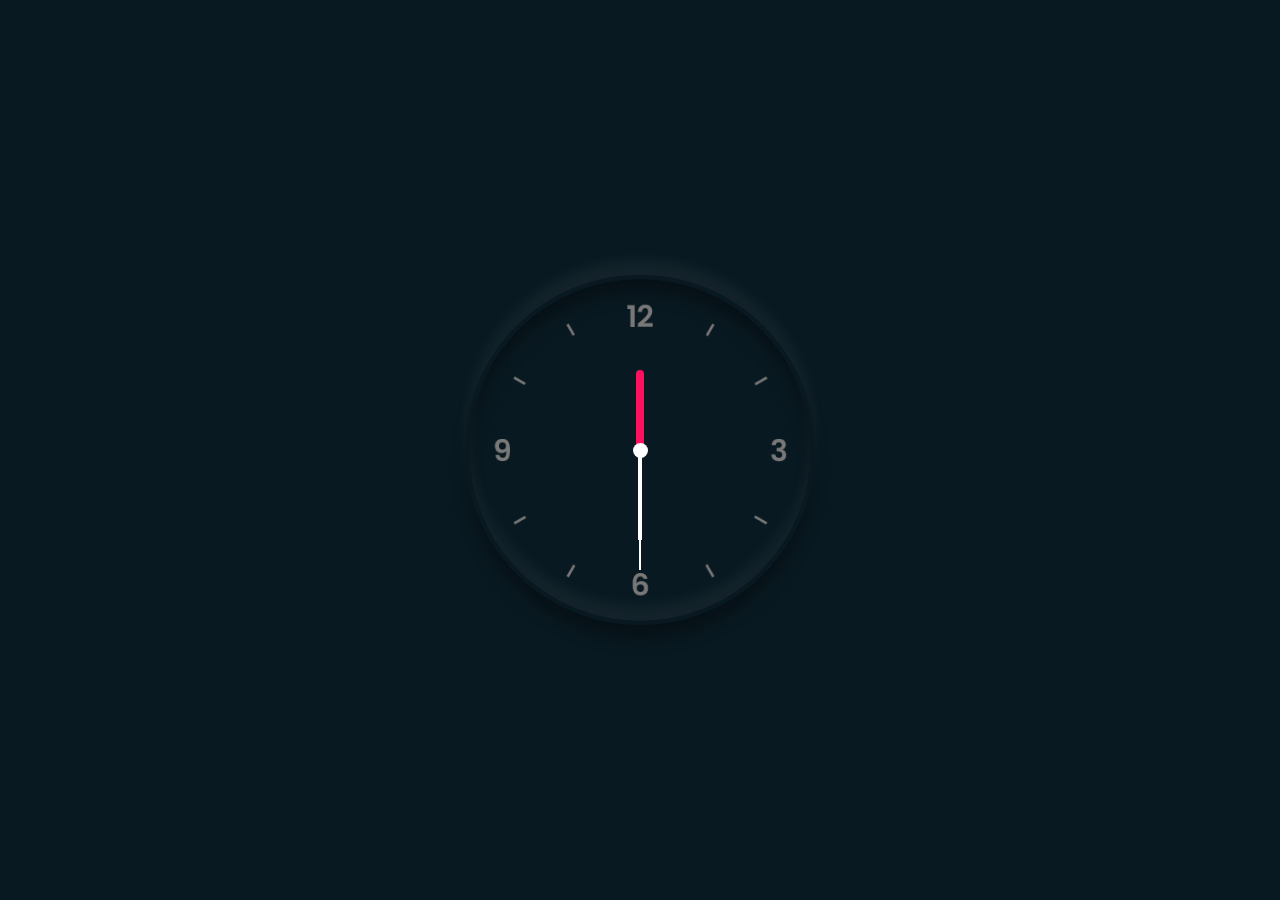
<file: index.html>
<!doctype html>
<html lang="pt-br">
  <head>
    <meta charset="utf-8">
    <title>Relógio Analógico UI Dark</title>
    <link rel="stylesheet" href="style.css">
  </head>
  <body>
    <div class="clock">
        <div class="hour">
            <div class="hr" id="hr"></div>
        </div>
        <div class="min">
            <div class="mn" id="mn"></div>
        </div>
        <div class="sec">
            <div class="sc" id="sc"></div>
        </div>
    </div>
    <script type="text/javascript">
        const deg = 6;
        const hr = document.querySelector("#hr");
        const mn = document.querySelector("#mn");
        const sc = document.querySelector("#sc");
        setInterval(() => {
        let day = new Date();
        let hh = day.getHours() * 30;
        let mm = day.getMinutes() * deg;
        let ss = day.getSeconds() * deg;
        hr.style.transform = 'rotateZ(${(hh)+(mm/12)}deg)';
        mn.style.transform = 'rotateZ(${mm}deg)';
        sc.style.transform = 'rotateZ(${ss}deg)';

        });
    </script>
  </body>
</html>
</file>
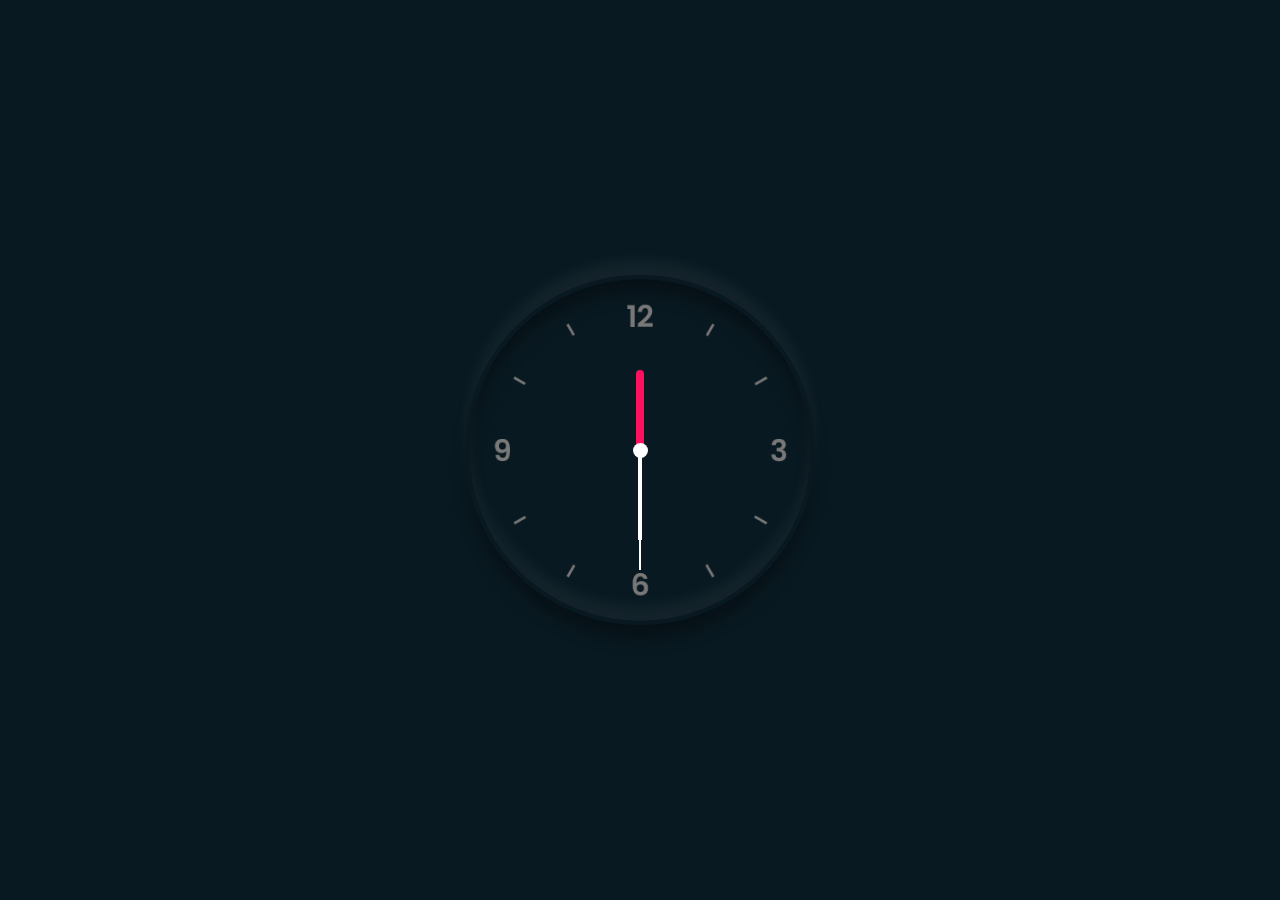
<file: AnalogicClock.html>
<!doctype html>
<html lang="pt-br">
  <head>
    <meta charset="utf-8">
    <title>Relógio Analógico UI Dark</title>
    <link rel="stylesheet" href="style.css">
  </head>
  <body>
    <div class="clock">
        <div class="hour">
            <div class="hr" id="hr"></div>
        </div>
        <div class="min">
            <div class="mn" id="mn"></div>
        </div>
        <div class="sec">
            <div class="sc" id="sc"></div>
        </div>
    </div>
    <script type="text/javascript">
        const deg = 6;
        const hr = document.querySelector("#hr");
        const mn = document.querySelector("#mn");
        const sc = document.querySelector("#sc");
        setInterval(() => {
        let day = new Date();
        let hh = day.getHours() * 30;
        let mm = day.getMinutes() * deg;
        let ss = day.getSeconds() * deg;
        hr.style.transform = 'rotateZ(${(hh)+(mm/12)}deg)';
        mn.style.transform = 'rotateZ(${mm}deg)';
        sc.style.transform = 'rotateZ(${ss}deg)';

        })
    </script>
  </body>
</html>
</file>
<file: style.css>
*{
    margin: 0;
    padding: 0;
    box-sizing: border-box;
}
body{
    display: flex;
    justify-content: center;
    align-items: center;
    min-height: 100vh;
    background: #091921;
}
.clock{
    width: 350px;
    height: 350px;
    display: flex;
    justify-content: center;
    align-items: center;
    background: url(img/clock.png);
    background-size: cover;
    border: 4px solid #091921;
    border-radius: 50%;
    box-shadow: 0 -15px 15px rgba(255,255,255,0.05),
            inset 0 -15px 15px rgba(255,255,255,0.05),
                0 15px 15px rgba(0,0,0,0.3),
            inset 0 15px 15px rgba(0,0,0,0.3);
}
.clock:before{
    content: '';
    position: absolute;
    width: 15px;
    height: 15px;
    background: #fff;
    border-radius: 50%;
    z-index: 10000;
}
.clock .hour,
.clock .min,
.clock .sec{
    position: absolute;
}
.clock .hour, .hr{
    width: 160px;
    height: 160px;
}
.hr, .mn, .sc{
    display: flex;
    justify-content: center;
    position: absolute;
    border-radius: 50%;
}
.hr:before{
    content: '';
    position: absolute;
    width: 8px;
    height: 80px;
    background: #ff105e;
    z-index: 10;
    border-radius: 6px 6px 0 0;
}
.mn:before{
    content: '';
    position: absolute;
    width: 4px;
    height: 90px;
    background: #fff;
    z-index: 11;
    border-radius: 6px 6px 0 0;
}
.sc:before{
    content: '';
    position: absolute;
    width: 2px;
    height: 120px;
    background: #fff;
    z-index: 12;
    border-radius: 6px 6px 0 0;
}
</file>
